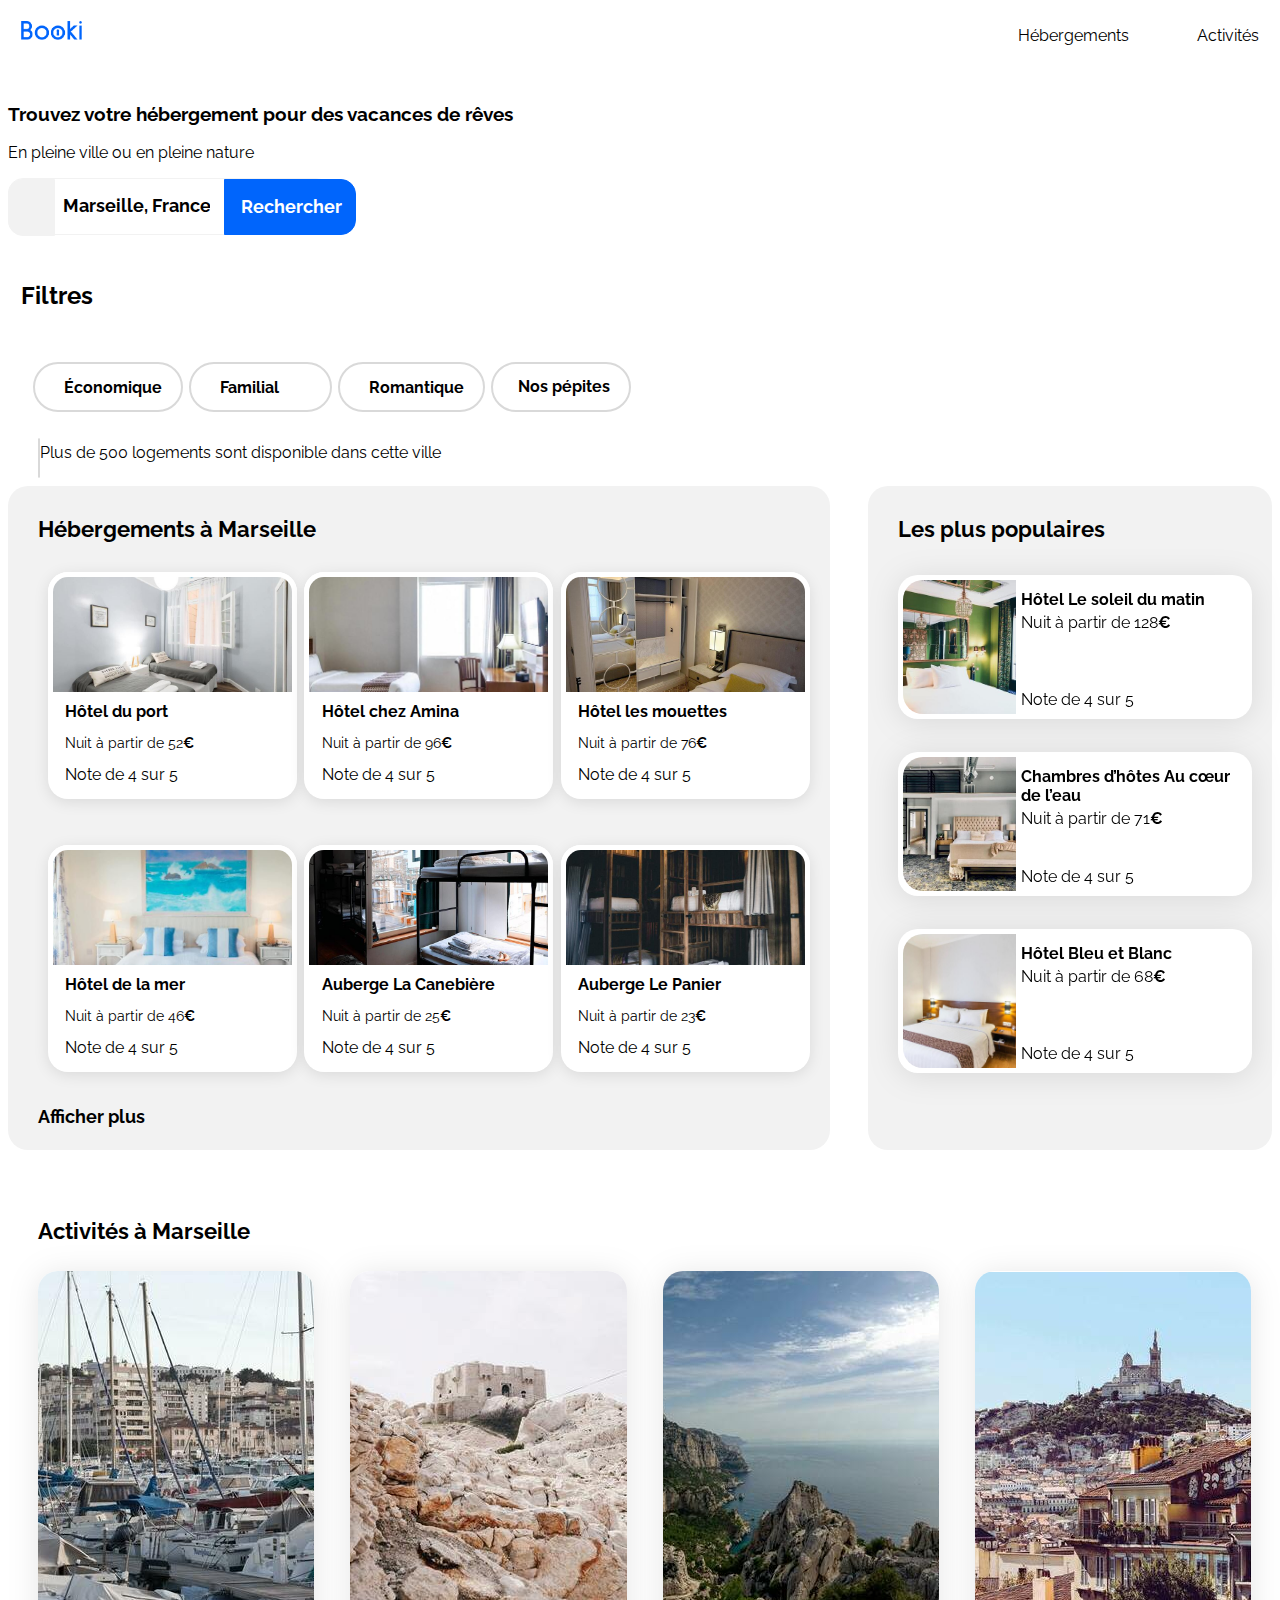
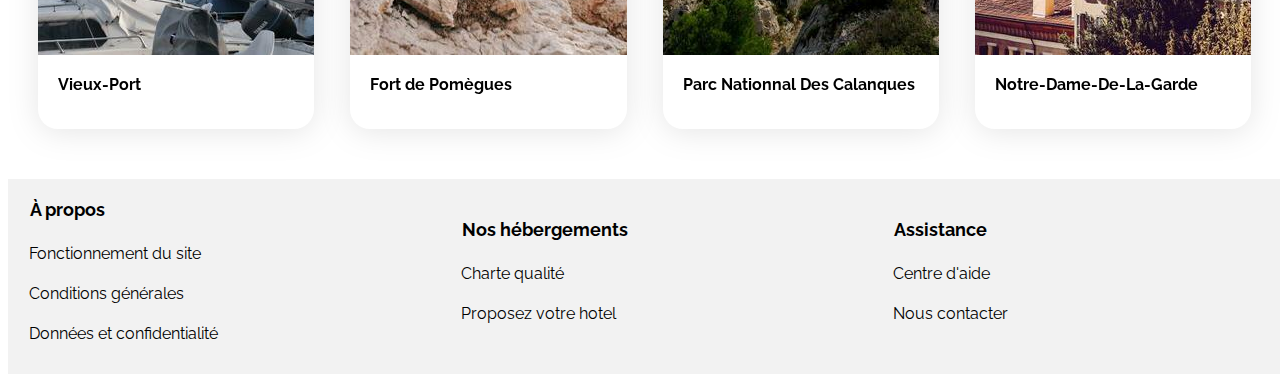
<file: brouillon/booki-starter-code-master/booki-starter-code-master/index.html>
<!DOCTYPE html>
<html lang="fr">

<head>
    <meta charset="UTF-8">
    <meta name="viewport" content="width=device-width, initial-scale=1.0">
    <title>Booki</title>
    <link rel="preconnect" href="https://fonts.googleapis.com">
    <link rel="preconnect" href="https://fonts.gstatic.com" crossorigin>
    <link href="https://fonts.googleapis.com/css2?family=Raleway:wght@400;500;700&display=swap" rel="stylesheet">
    <link rel="stylesheet" href="https://cdnjs.cloudflare.com/ajax/libs/font-awesome/6.2.1/css/all.min.css"
        integrity="sha512-MV7K8+y+gLIBoVD59lQIYicR65iaqukzvf/nwasF0nqhPay5w/9lJmVM2hMDcnK1OnMGCdVK+iQrJ7lzPJQd1w=="
        crossorigin="anonymous" referrerpolicy="no-referrer">
    <link rel="stylesheet" href="./css/style.css">
</head>

<body>
    <div class="main-container">
        <header>
            <div class="autolayout">
                <img class="booki" src="./images/logo/Booki.png"
                    alt="logo de l'entreprise Booki, qui propose des hébergements et activité">
           
                </div>
            <nav>
                <ul class="buttons">
                    <li class="buttons-header"><a href="#Hebergements">Hébergements</a></li>
                    <li class="buttons-header"><a href="#Activites">Activités</a></li>
                </ul>
            </nav>
        </header>
        <main>
            <section class="search-section">
                <h1 class="titlefind">Trouvez votre hébergement pour des vacances de rêves</h1>
                <p class="and-square">En pleine ville ou en pleine nature</p>
                <form class="search-bar" method="get">
                    <fieldset class="formular">
                        <label class="local"><i class="fa-solid fa-location-dot vector"></i></label>
                        <input class="text-search" type="text" name="Rechercher" value="Marseille, France" size="30"
                            maxlength="20">
                        <input class="search-button-desktop" type="submit" value="Rechercher">
                    </fieldset>
                    <button><i class="fa-solid fa-magnifying-glass"></i></button>
                </form>

                <h2 class="title-filters">Filtres</h2>
                <div class="filters">
                    <div class="filters-buttons">
                        <p class="buttons-decoration-eco buttons-decoration"><i class="fa-solid fa-money-bill-wave"></i>
                            Économique</p>
                        <p class="buttons-decoration-family buttons-decoration"><i class="fa-solid fa-person"></i>
                            Familial</p>
                        <p class="buttons-decoration-romantic buttons-decoration"><i class="fa-solid fa-heart"></i>
                            Romantique</p>
                        <p class="buttons-decoration-journey buttons-decoration"><i class="fa-solid fa-fire"></i> Nos
                            pépites </p>
                    </div>

                </div>
                <p class="plus"><i class="fa-solid fa-info icon-info"></i> Plus de 500 logements sont disponible
                    dans cette ville</p>
            </section>
            <div class="accomodations-and-popular" >
                <section class="accomodations" id="Hebergements">
                    <div class="popular-title">
                        <h2 class="section-title">Hébergements à Marseille</h2>
                    </div>
                    <div class="marseille-cards">
                        <article class="cardmarseille "><a class="card-link" href="#">
                                <div class="img-content">
                                    <img src="./images/hebergements/fred-kleber.jpg"
                                        alt="Image de la chambre de l'hotel du port avec un lit">
                                </div>
                                <div class="card-content text-link">
                                    <div class="card-txt-marseille card-title-marseille">
                                        <h3 class="card-title-marseille hotel-port">Hôtel du port</h3>
                                        <p class="card-subtitle text-prix">Nuit à partir de 52<span
                                                class="euro">€</span>
                                        </p>
                                    </div>
                                    <div class="card-rating">
                                        <i class="fa-xs fa-solid fa-star" aria-hidden="true"></i>
                                        <i class="fa-xs fa-solid fa-star" aria-hidden="true"></i>
                                        <i class="fa-xs fa-solid fa-star" aria-hidden="true"></i>
                                        <i class="fa-xs fa-solid fa-star" aria-hidden="true"></i>
                                        <i class="fa-xs fa-solid fa-star neutral-star star-five" aria-hidden="true"></i>
                                        <span class="sr-only">Note de 4 sur 5</span>
                                    </div>
                                </div>
                            </a></article>
                        <article class="cardmarseille"><a class="card-link" href="#">
                                <div class="img-content">
                                    <img src="./images/hebergements/febrian-zakaria.jpg"
                                        alt="Image de la chambre de l'hotel chez Amina avec un lit, une télé et un bureau avec chaise">
                                </div>
                                <div class="card-content text-link">
                                    <div class="card-txt-marseille card-title-marseille">
                                        <h3 class="card-title-marseille hotel-port">Hôtel chez Amina</h3>
                                        <p class="card-subtitle text-prix">Nuit à partir de 96<span
                                                class="euro">€</span>
                                        </p>
                                    </div>
                                    <div class="card-rating">
                                        <i class="fa-xs fa-solid fa-star" aria-hidden="true"></i>
                                        <i class="fa-xs fa-solid fa-star" aria-hidden="true"></i>
                                        <i class="fa-xs fa-solid fa-star" aria-hidden="true"></i>
                                        <i class="fa-xs fa-solid fa-star" aria-hidden="true"></i>
                                        <i class="fa-xs fa-solid fa-star neutral-star star-five" aria-hidden="true"></i>
                                        <span class="sr-only">Note de 4 sur 5</span>
                                    </div>
                                </div>
                            </a></article>
                        <article class="cardmarseille"><a class="card-link" href="#">
                                <div class="img-content">
                                    <img src="./images/hebergements/reisetopia.jpg"
                                        alt="Image de la chambre de l'hotel les mouettes avec un lit et une armoire">
                                </div>
                                <div class="card-content text-link">
                                    <div class="card-txt-marseille card-title-marseille">
                                        <h3 class="card-title-marseille hotel-port">Hôtel les mouettes</h3>
                                        <p class="card-subtitle text-prix">Nuit à partir de 76<span
                                                class="euro">€</span>
                                        </p>
                                    </div>
                                    <div class="card-rating">
                                        <i class="fa-xs fa-solid fa-star" aria-hidden="true"></i>
                                        <i class="fa-xs fa-solid fa-star" aria-hidden="true"></i>
                                        <i class="fa-xs fa-solid fa-star" aria-hidden="true"></i>
                                        <i class="fa-xs fa-solid fa-star" aria-hidden="true"></i>
                                        <i class="fa-xs fa-solid fa-star neutral-star star-five" aria-hidden="true"></i>
                                        <span class="sr-only">Note de 4 sur 5</span>
                                    </div>
                                </div>
                            </a></article>
                        <article class="cardmarseille"><a class="card-link" href="#">
                                <div class="img-content">
                                    <img src="./images/hebergements/annie-spratt.jpg"
                                        alt="Image de la chambre de l'hotel de la mer avec un lit et un tableau">
                                </div>
                                <div class="card-content text-link">
                                    <div class="card-txt-marseille card-title-marseille">
                                        <h3 class="card-title-marseille hotel-port">Hôtel de la mer</h3>
                                        <p class="card-subtitle text-prix">Nuit à partir de 46<span
                                                class="euro">€</span>
                                        </p>
                                    </div>
                                    <div class="card-rating">
                                        <i class="fa-xs fa-solid fa-star" aria-hidden="true"></i>
                                        <i class="fa-xs fa-solid fa-star" aria-hidden="true"></i>
                                        <i class="fa-xs fa-solid fa-star" aria-hidden="true"></i>
                                        <i class="fa-xs fa-solid fa-star" aria-hidden="true"></i>
                                        <i class="fa-xs fa-solid fa-star neutral-star star-five" aria-hidden="true"></i>
                                        <span class="sr-only">Note de 4 sur 5</span>
                                    </div>
                                </div>
                            </a></article>
                        <article class="cardmarseille"><a class="card-link" href="#">
                                <div class="img-content">
                                    <img src="./images/hebergements/marcus-loke.jpg"
                                        alt="Image de la chambre de l'auberge la Caneberge avec un lit superposé">
                                </div>
                                <div class="card-content text-link">
                                    <div class="card-txt-marseille card-title-marseille">
                                        <h3 class="card-title-marseille hotel-port">Auberge La Canebière</h3>
                                        <p class="card-subtitle text-prix">Nuit à partir de 25<span
                                                class="euro">€</span>
                                        </p>
                                    </div>
                                    <div class="card-rating">
                                        <i class="fa-xs fa-solid fa-star" aria-hidden="true"></i>
                                        <i class="fa-xs fa-solid fa-star" aria-hidden="true"></i>
                                        <i class="fa-xs fa-solid fa-star" aria-hidden="true"></i>
                                        <i class="fa-xs fa-solid fa-star" aria-hidden="true"></i>
                                        <i class="fa-xs fa-solid fa-star neutral-star star-five" aria-hidden="true"></i>
                                        <span class="sr-only">Note de 4 sur 5</span>
                                    </div>
                                </div>
                            </a></article>
                        <article class="cardmarseille"><a class="card-link" href="#">
                                <div class="img-content">
                                    <img src="./images/hebergements/nicate-lee.jpg"
                                        alt="Image de la chambre de l'auberge le Panier avec des lits superposés en bois">
                                </div>
                                <div class="card-content text-link">
                                    <div class="card-txt-marseille card-title-marseille">
                                        <h3 class="card-title-marseille hotel-port">Auberge Le Panier</h3>
                                        <p class="card-subtitle text-prix">Nuit à partir de 23<span
                                                class="euro">€</span>
                                        </p>
                                    </div>
                                    <div class="card-rating">
                                        <i class="fa-xs fa-solid fa-star" aria-hidden="true"></i>
                                        <i class="fa-xs fa-solid fa-star" aria-hidden="true"></i>
                                        <i class="fa-xs fa-solid fa-star" aria-hidden="true"></i>
                                        <i class="fa-xs fa-solid fa-star" aria-hidden="true"></i>
                                        <i class="fa-xs fa-solid fa-star neutral-star star-five" aria-hidden="true"></i>
                                        <span class="sr-only">Note de 4 sur 5</span>
                                    </div>
                                </div>
                            </a></article>
                        <h3 class="show-more">Afficher plus</h3>
                    </div>
                </section>

                <section class="popular">
                    <div class="popular-title">
                        <h2 class="section-title">Les plus populaires</h2>
                        <i class="fa-solid fa-chart-line" aria-hidden="true"></i>
                    </div>
                    <div class="popular-cards">
                        <article><a class="card card-link" href="#">
                                <img src="./images/hebergements/emile-guillemot.jpg"
                                    alt="Image de la chambre d'hôtel montrant un lit">
                                <div class="card-content">
                                    <div class="card-txt">
                                        <h3 class="card-title">Hôtel Le soleil du matin</h3>
                                        <p class="card-subtitle">Nuit à partir de 128<span class="euro">€</span></p>
                                    </div>
                                    <div class="card-rating">
                                        <i class="fa-xs fa-solid fa-star" aria-hidden="true"></i>
                                        <i class="fa-xs fa-solid fa-star" aria-hidden="true"></i>
                                        <i class="fa-xs fa-solid fa-star" aria-hidden="true"></i>
                                        <i class="fa-xs fa-solid fa-star" aria-hidden="true"></i>
                                        <i class="fa-xs fa-solid fa-star neutral-star star-five" aria-hidden="true"></i>
                                        <span class="sr-only">Note de 4 sur 5</span>
                                    </div>
                                </div>
                            </a></article>
                        <article><a class="card card-link" href="#">
                                <img src="./images/hebergements/aw-creative.jpg"
                                    alt="Image de la chambre d'hôtel montrant un lit">
                                <div class="card-content">
                                    <div class="card-txt">
                                        <h3 class="card-title">Chambres d’hôtes Au cœur de l’eau</h3>
                                        <p class="card-subtitle">Nuit à partir de 71<span class="euro">€</span></p>
                                    </div>
                                    <div class="card-rating">
                                        <i class="fa-xs fa-solid fa-star" aria-hidden="true"></i>
                                        <i class="fa-xs fa-solid fa-star" aria-hidden="true"></i>
                                        <i class="fa-xs fa-solid fa-star" aria-hidden="true"></i>
                                        <i class="fa-xs fa-solid fa-star" aria-hidden="true"></i>
                                        <i class="fa-xs fa-solid fa-star neutral-star star-five" aria-hidden="true"></i>
                                        <span class="sr-only">Note de 4 sur 5</span>
                                    </div>
                                </div>
                            </a></article>
                        <article><a class="card card-link" href="#">
                                <img src="./images/hebergements/febrian-zakaria2.jpg"
                                    alt="Image de la chambre d'hôtel montrant un lit">
                                <div class="card-content">
                                    <div class="card-txt">
                                        <h3 class="card-title">Hôtel Bleu et Blanc</h3>
                                        <p class="card-subtitle">Nuit à partir de 68<span class="euro">€</span></p>
                                    </div>
                                    <div class="card-rating">
                                        <i class="fa-xs fa-solid fa-star" aria-hidden="true"></i>
                                        <i class="fa-xs fa-solid fa-star" aria-hidden="true"></i>
                                        <i class="fa-xs fa-solid fa-star" aria-hidden="true"></i>
                                        <i class="fa-xs fa-solid fa-star" aria-hidden="true"></i>
                                        <i class="fa-xs fa-solid fa-star neutral-star star-five" aria-hidden="true"></i>
                                        <span class="sr-only">Note de 4 sur 5</span>
                                    </div>
                                </div>
                            </a></article>
                    </div>
                </section>
            </div>
            <div>
                <section class="activities" id="Activites">
                    <div class="popular-title">
                        <h2 class="title-activities">Activités à Marseille</h2>
                    </div>
                    <div class="card-direction">
                        <article class="activities-card">
                            <div class="img-activities">
                                <img src="./images/activites/reno-laithienne.jpg"
                                    alt=" photo du vieu port de Marseille">
                            </div>
                            <h3 class="title-card">Vieux-Port</h3>
                        </article>
                        <article class="activities-card">
                            <div class="img-activities">
                                <img src="./images/activites/paul-hermann.jpg" alt=" photo du fort de Pomègues">
                            </div>
                            <h3 class="title-card">Fort de Pomègues</h3>
                        </article>
                        <article class="activities-card">
                            <div class="img-activities">
                                <img src="./images/activites/kilyan-sockalingum.jpg"
                                    alt=" photo du parc nationnal des Calanques">
                            </div>
                            <h3 class="title-card">Parc Nationnal Des Calanques</h3>
                        </article>
                        <article class="activities-card">
                            <div class="img-activities">
                                <img src="./images/activites/florian-wehde.jpg"
                                    alt=" photo de la cathédrale Notre-Dame-De-La-Garde">
                            </div>
                            <h3 class="title-card">Notre-Dame-De-La-Garde</h3>
                        </article>
                    </div>
                </section>
            </div>
        </main>
        <footer>
            <div class="footer-layout">
                <article class="footer-block">
                    <h3 class="footer-title">À propos</h3>
                    <ul>
                        <li><a class="footer-link" href="#"> Fonctionnement du site</a></li>
                        <li><a class="footer-link" href="#"> Conditions générales</a></li>
                        <li><a class="footer-link" href="#"> Données et confidentialité</a></li>
                    </ul>
                </article>
                <article class="footer-block">
                    <h3 class="footer-title">Nos hébergements</h3>
                    <ul>
                        <li><a class="footer-link" href="#"> Charte qualité</a></li>
                        <li><a class="footer-link" href="#"> Proposez votre hotel</a></li>
                    </ul>
                </article>
                <article class="footer-block">
                    <h3 class="footer-title">Assistance</h3>
                    <ul>
                        <li><a class="footer-link" href="#"> Centre d'aide</a></li>
                        <li><a class="footer-link" href="#"> Nous contacter</a></li>
                    </ul>
                </article>
            </div>
        </footer>
    </div>
</body>

</html>
</file>
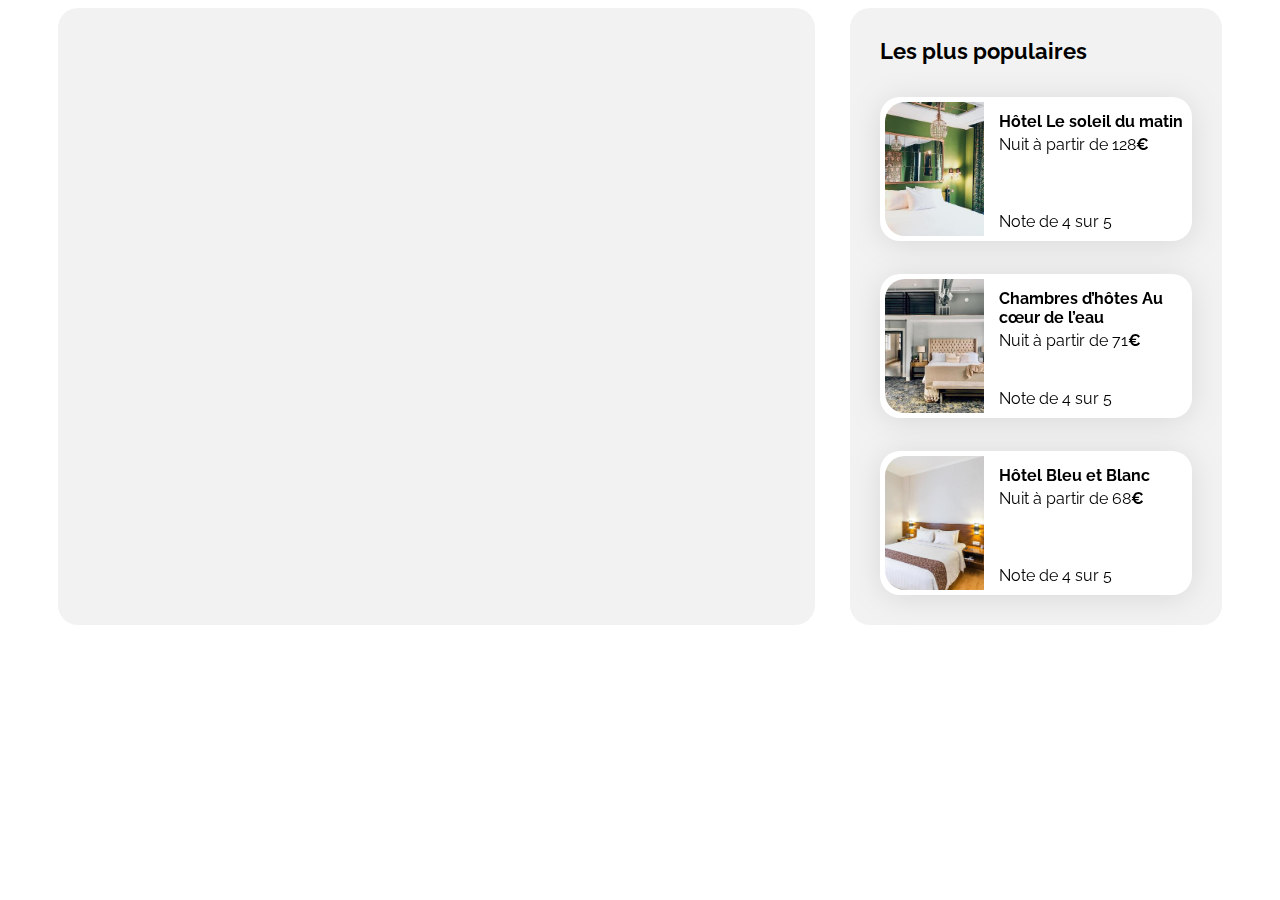
<file: code donné par le cours/booki-starter-code-master/booki-starter-code-master/index.html>
<!DOCTYPE html>
<html lang="fr">

<head>
    <meta charset="UTF-8">
    <meta name="viewport" content="width=device-width, initial-scale=1.0">
    <title>Booki</title>
    <link rel="preconnect" href="https://fonts.googleapis.com">
    <link rel="preconnect" href="https://fonts.gstatic.com" crossorigin>
    <link href="https://fonts.googleapis.com/css2?family=Raleway:wght@400;500;700&display=swap" rel="stylesheet">
    <link rel="stylesheet" href="https://cdnjs.cloudflare.com/ajax/libs/font-awesome/6.2.1/css/all.min.css"
        integrity="sha512-MV7K8+y+gLIBoVD59lQIYicR65iaqukzvf/nwasF0nqhPay5w/9lJmVM2hMDcnK1OnMGCdVK+iQrJ7lzPJQd1w=="
        crossorigin="anonymous" referrerpolicy="no-referrer" />
    <link rel="stylesheet" href="./css/style.css">
</head>

<body>
    <div class="main-container">
        <header></header>
        <main>
            <div class="hebergements-and-populaires">
                <section class="hebergements">

                </section>
                <section class="populaires">
                    <div class="populaires-title">
                        <h2 class="section-title">Les plus populaires</h2>
                        <i class="fa-solid fa-chart-line" aria-hidden="true"></i>
                    </div>
                    <div class="populaires-cards">
                        <article class="card">
                            <img src="./images/hebergements/emile-guillemot.jpg" alt="Image de la chambre d'hôtel montrant un lit">
                            <div class="card-content">
                                <div class="card-txt">
                                    <h3 class="card-title">Hôtel Le soleil du matin</h3>
                                    <p class="card-subtitle">Nuit à partir de 128<span class="euro">€</span></p>
                                </div>
                                <div class="card-rating">
                                    <i class="fa-xs fa-solid fa-star" aria-hidden="true"></i>
                                    <i class="fa-xs fa-solid fa-star" aria-hidden="true"></i>
                                    <i class="fa-xs fa-solid fa-star" aria-hidden="true"></i>
                                    <i class="fa-xs fa-solid fa-star" aria-hidden="true"></i>
                                    <i class="fa-xs fa-solid fa-star neutral-star" aria-hidden="true"></i>
                                    <span class="sr-only">Note de 4 sur 5</span>
                                </div>
                            </div>
                        </article>
                        <article class="card">
                            <img src="./images/hebergements/aw-creative.jpg" alt="Image de la chambre d'hôtel montrant un lit">
                            <div class="card-content">
                                <div class="card-txt">
                                    <h3 class="card-title">Chambres d’hôtes Au cœur de l’eau</h3>
                                    <p class="card-subtitle">Nuit à partir de 71<span class="euro">€</span></p>
                                </div>
                                <div class="card-rating">
                                    <i class="fa-xs fa-solid fa-star" aria-hidden="true"></i>
                                    <i class="fa-xs fa-solid fa-star" aria-hidden="true"></i>
                                    <i class="fa-xs fa-solid fa-star" aria-hidden="true"></i>
                                    <i class="fa-xs fa-solid fa-star" aria-hidden="true"></i>
                                    <i class="fa-xs fa-solid fa-star neutral-star" aria-hidden="true"></i>
                                    <span class="sr-only">Note de 4 sur 5</span>
                                </div>
                            </div>
                        </article>
                        <article class="card">
                            <img src="./images/hebergements/febrian-zakaria2.jpg" alt="Image de la chambre d'hôtel montrant un lit">
                            <div class="card-content">
                                <div class="card-txt">
                                    <h3 class="card-title">Hôtel Bleu et Blanc</h3>
                                    <p class="card-subtitle">Nuit à partir de 68<span class="euro">€</span></p>
                                </div>
                                <div class="card-rating">
                                    <i class="fa-xs fa-solid fa-star" aria-hidden="true"></i>
                                    <i class="fa-xs fa-solid fa-star" aria-hidden="true"></i>
                                    <i class="fa-xs fa-solid fa-star" aria-hidden="true"></i>
                                    <i class="fa-xs fa-solid fa-star" aria-hidden="true"></i>
                                    <i class="fa-xs fa-solid fa-star neutral-star" aria-hidden="true"></i>
                                    <span class="sr-only">Note de 4 sur 5</span>
                                </div>
                            </div>
                        </article>
                    </div>
                </section>
            </div>
        </main>
        <footer></footer>
    </div>
</body>

</html>
</file>
<file: brouillon/booki-starter-code-master/booki-starter-code-master/css/style.css>
/****** General ***********/
* {
    font-family: 'Raleway', sans-serif;
}

:root {
    --main-color: #0065FC;
    --main-bg-color: #F2F2F2;
    --filter-bg-color: #DEEBFF;
    --card-color: white;
    --text-color: black;
    --divers-color: #FFFFFF;
    --color-other: #d9d9d9;
}

.fa-solid {
    color: var(--main-color);
}

body {
    display: flex;
    justify-content: center;
}

.main-container {
    width: 100%;
    max-width: 1440px;
    box-sizing: border-box;
}

.section-title {
    margin: 0;
    font-size: 22px;
}

.card {
    background-color: var(--card-color);
    border-radius: 20px;
    padding: 5px;
    filter: drop-shadow(0px 3px 15px rgba(0, 0, 0, 0.1));
}

.card img {
    object-fit: cover;
}

.card-title {
    font-size: 16px;
}

.euro {
    font-weight: 700;
}

.neutralStar {
    color: var(--main-bg-color)
}


/* Desktop version pc */

/*header*/
header {
    height: 80px;
}

/* Inside auto layout */
.autolayout {
    order: 0;
    align-self: stretch;
    flex-grow: 0;
}

/* Booki */
.booki {
    float: left;
    width: 100%;
    max-width: 61.09px;
    padding-left: 1%;
    padding-top: 1%;
}



/*navigation/menu/Auto layout menu*/
nav {
    display: flex;
    flex-direction: column;
    align-items: center;
    padding: 0% 1%;
    gap: 68px;

}

/*boutons hébergements et activités*/
.buttons {
    display: flex;
    flex-direction: row;
    justify-content: flex-end;
    gap: 68px;
    width: 100%;
    /* Inside auto layout */
    flex: none;
    order: 0;
    flex-grow: 0;

}

.buttons-header {
    text-decoration: none;
    padding-top: 13px;
}

.buttons-header a {
    text-decoration: none;
    color: var(--text-color);
    padding-top: 23px;
}

.buttons-header a:hover {
    color: var(--main-color);
    border-top: var(--main-color) solid 3.2px;
    margin: auto;
}


/*corps et sections du site*/
/*main*/
/*Headline*/
/* Trouvez votre hébergement pour des vacances de rêve */

/* Title/Section */
.titlefind {
    font-style: normal;
    font-weight: 700;
    font-size: 1.2em;
    line-height: 26px;
    /* identical to box height */
    color: var(--text-color);

}

/* En plein centre-ville ou en pleine nature */
.and-square {
    height: 19px;
    font-style: normal;
    font-weight: 400;
    font-size: 16px;
    line-height: 19px;
}

/*barre de recherche et filtres*/
/* Search-bar */
.search-bar {
    /* Auto layout */
    display: flex;
    flex-direction: row;
    align-items: center;
    padding: 0px;
    padding-right: 1px;
    gap: 24px;
    max-width: 320px;
    width: 100%;
    height: 100%;
    left: 0px;

    /* White */
    background: var(--divers-color);
    border: 1px solid var(--main-bg-color);
    border-radius: 15px;

}

/*Grey localisation*/
.local {
    position: absolute;
    max-width: 45px;
    width: 100%;
    height: 99%;
    left: -3px;
    top: 0px;
    background: var(--main-bg-color);
    border: 1px solid var(--main-bg-color);
    border-radius: 15px 0px 0px 15px;
    margin: auto;
}

/*formulaire*/
.formular {
    border: none;
    position: relative;
    height: 40px;
    padding-left: 50px;
}

/*vector*/
.vector {
    position: absolute;
    width: 100%;
    max-width: 14px;
    height: 28px;
    left: 18px;
    top: 16px;
    color: var(--text-color);
    margin: auto;
}

/*texte de recherche*/
.text-search {
    /* Marseille, France */
    max-width: 147px;
    width: 100%;
    height: 100%;
    font-style: normal;
    font-weight: 700;
    font-size: 18px;
    line-height: 21px;
    text-align: left;
    border: none;

    /* Black */
    color: var(--text-color);
}

/*bouton rechercher desktop*/
.search-button-desktop {
    /* Button/Search/Desktop */
    /* Auto layout */
    display: flex;
    flex-direction: row;
    align-items: center;
    padding: 15px 16px;
    gap: 10px;
    position: absolute;
    width: 100%;
    max-width: 132px;
    height: 101%;
    right: -132px;
    top: 0px;

    /* Blue */
    background: var(--main-color);
    /* Blue */
    border: 1px solid var(--main-color);
    border-radius: 0px 15px 15px 0px;
    color: var(--card-color);
    text-align: center;
    font-weight: bold;
    font-size: 1.2em;
    /*search*/

    font-style: normal;
    font-weight: 700;
    font-size: 18px;
    line-height: 21px;
    text-align: center;
    /* White */
    color: var(--divers-color);

}

/*bouton loupe invisible*/
@media screen and (min-width: 767.98px) {
    .fa-magnifying-glass {
        display: none;
        border: none;
    }
}



/*filtres*/

.title-filters {
    display: flex;
    padding-top: 2%;
    padding-left: 1%;
}

.filters {
    /* FilterBar */
    /* Auto layout */
    display: grid;
    grid-template-columns: repeat(1, 1fr);
    padding: 9px;
    padding-top: 16px;
    padding-bottom: 5px;
    gap: 3%;
    justify-content: space-between;
    width: 50%;
    margin-top: 6px;
    margin-bottom: 1px;
    /* Inside auto layout */


}

/*filters buttons*/
.filters-buttons {
    display: grid;
    grid-template-columns: repeat(4, 1fr);
    align-items: flex-start;
    margin: auto;
    gap: 1%;

}

/*buttons decoration*/
/* Filter economique */
.buttons-decoration-eco {
    box-sizing: border-box;

    /* Auto layout */
    display: flex;
    flex-direction: row;
    align-items: center;
    padding: 4px 19px 3px 19px;
    gap: 10px;
    height: 50px;
    font-weight: bold;

    /* Grey/Tint2 */
    border: 2px solid var(--color-other);
    border-radius: 25px;

    /* Inside auto layout */
    order: 1;
    flex-grow: 0;
}

/*filter familial*/
.buttons-decoration-family {
    /* Filter */
    box-sizing: border-box;

    /* Auto layout */
    display: flex;
    flex-direction: row;
    align-items: center;
    padding: 4px 19px 2px 19px;
    gap: 10px;
    height: 50px;
    font-weight: bold;

    /* Grey/Tint2 */
    border: 2px solid var(--color-other);
    border-radius: 25px;

    /* Inside auto layout */
    flex: none;
    order: 2;
    flex-grow: 0;
}

/*filter romantique*/
.buttons-decoration-romantic {
    /* Filter */
    box-sizing: border-box;

    /* Auto layout */
    display: flex;
    flex-direction: row;
    align-items: center;
    padding: 4px 19px 2px 19px;
    gap: 10px;
    height: 50px;
    font-weight: bold;

    /* Grey/Tint2 */
    border: 2px solid var(--color-other);
    border-radius: 25px;

    /* Inside auto layout */
    flex: none;
    order: 3;
    flex-grow: 0;
}

/*filter journey*/
.buttons-decoration-journey {
    /* Filter */
    box-sizing: border-box;

    /* Auto layout */
    display: flex;
    flex-direction: row;
    align-items: center;
    padding: 4px 19px 4px 15px;
    gap: 10px;
    height: 50px;
    border: 2px solid var(--color-other);
    border-radius: 25px;
    font-weight: bold;
    width: max-content;

    /* Inside auto layout */
    flex: none;
    order: 4;
    flex-grow: 0;
}

/*buttons hover*/
.buttons-decoration:hover {
    /* Blue/Light */
    background: var(--filter-bg-color);
}

/*icon info*/
.icon-info {
    /* Ellipse 11 */
    box-sizing: border-box;
    width: 100%;
    max-width: 25px;
    height: 25px;
    left: 50px;
    top: 389px;

    /*vector*/
    text-align: center;
    padding-top: 3.5px;
    padding-bottom: 15.5px;


    /* Grey/Tint2 */

    border: 1px solid var(--color-other);
    border-radius: 15px;
}


/* Plus de 500 logements sont disponibles dans cette ville */
.plus {

    width: 100%;
    height: 19px;
    margin-left: 30px;
    margin-bottom: 9px;
    margin-top: 10px;
    padding-bottom: 15.5px;
    /* Information */

    font-style: normal;
    font-weight: 400;
    font-size: 16px;
    line-height: 19px;
    /* identical to box height */


    color: var(--text-color);
}


/****** Hebergements And Populaires ***********/
.accomodations-and-popular {
    display: flex;
    justify-content: space-between;
}

.accomodations-and-popular section {
    background-color: var(--main-bg-color);
    border-radius: 20px;
    padding: 30px;
    box-sizing: border-box;
}

/****** Hebergements ***********/
.accomodations {
    width: 65%;
}

/****** Populaires ***********/
.popular {
    width: 32%;
}

.popular-title {
    display: flex;
    justify-content: space-between;
    align-items: center;
}

.popular-cards .card {
    display: flex;
    margin-top: 33px;
}

.popular-cards img {
    width: 33%;
    height: 134px;
    border-top-left-radius: 20px;
    border-bottom-left-radius: 20px;
}

.card-link {
    text-decoration: none;
    color: var(--text-color);
    width: 100%;
}

.text-link {
    text-align: start;
    padding-left: 7%;
}

.popular-cards .card-content {
    width: 67%;
    padding-left: 5px;
    display: flex;
    flex-direction: column;
    justify-content: space-between;
    box-sizing: border-box;
}

.popular-cards .card-title {
    margin-top: 10px;
    margin-bottom: 4px;
}

.popular-cards .card-subtitle {
    margin: 0;
}

.popular-cards .card-rating {
    margin-bottom: 5px;
}

.marseille-cards {
    display: grid;
    grid-template-columns: repeat(3, 1fr);
    gap: 1%;

}

/*Marseille accomodations*/
.marseille-cards .cardmarseille {
    display: flex;
    flex-direction: column;
    align-items: center;
    padding: 0px 0px 15px;
    gap: 4px;
    margin: 30px 10px 10px 10px;
    width: 100%;
    max-width: 250.33px;
    background: var(--divers-color);

    /* Shadow/Card */
    box-shadow: 0px 3px 15px rgba(0, 0, 0, 0.1);
    border-radius: 20px;


}


/*Marseille-card image*/
.marseille-cards .img-content {
    overflow: hidden;
    box-sizing: border-box;
    width: 100%;
    height: 125px;

    /* White */
    border: 5px solid var(--divers-color);
    border-radius: 20px 20px 0px 0px;
    display: flex;
    align-items: center;

}

.img-content img {
    width: 100%;
    height: auto;
}

/*Text card to Marseille*/
.card-text-marseille {
    font-size: 2em;
    padding-top: 1px;
    margin-left: 0%;
    text-align: left;
}

.card-title-marseille {
    margin-top: 2px;
    margin-bottom: 10px;
    padding-left: 0%;
    margin-left: 0%;
}

/*hotel du port*/
.hotel-port {
    width: 100%;
    max-width: 220px;
    height: 19px;
    margin-top: 5px;
    margin-bottom: 2px;

    /* Card/Title */
    font-style: normal;
    font-weight: 700;
    font-size: 16px;
    line-height: 19px;

    /* identical to box height */
    color: var(--text-color);

}


/*text prix 52€*/
.text-prix {
    width: 100%;
    max-width: 220.33px;
    height: 16px;
    font-style: normal;
    font-weight: 400;
    font-size: 14px;
    line-height: 16px;
    color: var(--text-color);

    /* Inside auto layout */
    flex: none;
    order: 1;
    align-self: stretch;
    flex-grow: 0;

}

/* star five*/
.star-five {
    color: var(--main-bg-color);
}

/* Afficher plus */
.show-more {
    padding-bottom: 3px;
    margin-bottom: 1.5px;
    width: 100%;
    max-width: 811px;
    height: 21px;

    /* Title/Filter */
    font-style: normal;
    font-weight: 700;
    font-size: 18px;
    line-height: 21px;

    color: var(--text-color);


    /* Inside auto layout */
    order: 3;
    align-self: stretch;
}

/*activités à Marseille*/
/*titre activité à Marseille*/
.title-activities {
    height: 30.02px;
    /* Title/Section */
    font-style: normal;
    font-weight: 700;
    font-size: 22px;
    line-height: 26px;
    color: var(--text-color);

}


.activities {
    /* Auto layout */
    display: flex;
    flex-direction: column;
    align-items: flex-start;
    padding-top: 50px;
    padding-left: 30px;
    padding-bottom: 50px;
    padding-right: 0px;
    gap: 15%;
    width: 96%;

   
}

/*carte des activités*/
.activities-card {
    background-color: var(--card-color);
    border-radius: 20px;
    filter: drop-shadow(0px 3px 15px rgba(0, 0, 0, 0.1));
    display: flex;
    flex-direction: column;
    justify-content: flex-end;
    align-items: center;
    padding: 0px 0px 19px 0px;
    width: 100%;
    height: 439px;
    margin-top: 5px;

    /* Shadow/Card */
    filter: drop-shadow(0px 3px 15px rgba(0, 0, 0, 0.1));
    border-radius: 20px;

    /* Inside auto layout */
    overflow: hidden;
    flex: none;
    order: 0;
    flex-grow: 1;
}

/*images carte des activités*/
.img-activities img {
    border-top-left-radius: 20px;
    border-top-right-radius: 20px;
    flex: none;
    order: 0;
    align-self: stretch;
    flex-grow: 0;
}

/*titre de la carte*/
.title-card {
    height: 19px;

    /* Card/Title */
    font-style: normal;
    font-weight: 700;
    font-size: 16px;
    line-height: 19px;
    padding-left: 20px;
    /* identical to box height */
    color: var(--text-color);

    /* Inside auto layout */
    flex: none;
    order: 0;
    align-self: stretch;
    flex-grow: 0;
}

/*direction des cartes*/
.card-direction {
    display: grid;
    grid-template-columns: repeat(4, 1fr);
    gap: 3%;
}

/* Footer */

.footer-layout {
    /* Auto layout */
    display: flex;
    flex-direction: row;
    align-items: flex-start;
    padding: 5px;
    width: 100%;
    max-width: 1340px;

    /* Grey */
    background: var(--main-bg-color);

    
}

/*titres du footer à propos*/
.footer-title {
    /* À propos */
    height: 21px;

    /* Title/Filter */
    font-style: normal;
    font-weight: 700;
    font-size: 18px;
    line-height: 21px;
    color: var(--text-color);
    padding-bottom: 1px;
    padding-left: 0.5%;
    margin-bottom: 2px;
    margin-top: 15px;
    /* Inside auto layout */
    flex: none;
    order: 0;
    flex-grow: 0;
}


/* lien du footer*/
.footer-link {
    display: flex;
    flex-direction: column;
    color: var(--text-color);
    text-decoration: none;
    padding: 10px 1px;
    margin-top: 1px;
}

/*liste des liens*/
ul {
    list-style-type: none;
    padding-left: 0%;
    margin-top: 5px;
}

/*listes de liens*/
.footer-block {
    /* A propos */
    /* Auto layout */
    display: flex;
    flex-direction: column;
    align-items: flex-start;
    padding-left: 15px;
    gap: 5px;
    width: 100%;
    max-width: 33%;
    margin: auto;
    /* Inside auto layout */
    flex: none;
    order: 0;
    align-self: flex-start;
    flex-grow: 1;
}

/* Le code ci-dessous correspond à la version responsive uniquement */

/****** Media queries ***********/
/* Medium devices (tablets, less/equal than 1024px) */
@media screen and (max-width: 1024px) {
    .accomodations-and-popular {
        display: flex;
        flex-direction: column;
        width: 100%;
        padding: 3px;
    }

    .accomodations {
        width: 100%;
        margin-bottom: 5%;
    }

    .popular {
        width: 100%;
    }

    .popular-cards {
        display: flex;
        flex-direction: row;
        justify-content: space-between;
    }

    .popular-cards .card {
        width: 100%;
        justify-content: space-between;
        display: flex;

    }

    .popular-cards .popular-title {
        font-size: 13px;
    }

    .popular-cards .autolayout {
        font-size: 12px;
    }

    .card-direction {
        flex-wrap: wrap;
        flex-direction: row;
    }

    .marseille-cards {
        justify-content: space-between;
    }

    .activities-card {
        width: 100%;

    }

    .popular-cards article {
        width: 30%;
    }

    .card-direction {
        width: 100%;
    }

    .activities-card {
        width: 100%;
        height: 270px;
    }

    .img-activities {
        height: 222px;
        border-radius: 20px 20px 0px 0px;
        overflow: hidden;
        display: flex;
        align-items: center;

    }

    .img-activities img {
        height: 137%;
        object-fit: cover;
    }


}

/* Small devices (phones, less than 768px) */
@media screen and (max-width: 767.98px) {

    /* ... */

    .search-section {
        padding-left: 4%;
        padding-bottom: 4%;
    }

    .main-container {
        /* Auto layout */
        padding: 0;
        margin: auto;
        min-width: fit-content;
    }

    /*header entête mobile*/
    header {

        /* Header */
        /* Auto layout */
        display: flex;
        flex-direction: column;
        width: 100%;
        height: 200px;
        justify-content: center;

    }

    .autolayout {
        height: 70%;
        display: flex;
        position: relative;
    }

    /*booki mobile*/
    .booki {
        position: initial;
        max-width: 20%;
        margin: auto;
    }

    nav {
        padding-left: 0%;
    }


    .buttons {
        display: flex;
        flex-direction: row;
        justify-content: space-between;
        align-items: center;
        gap: initial;
        padding-left: 2%;
    }

    .buttons-header {
        color: var(--text-color);
        text-decoration: none;
        font-size: 1.2em;
        width: 50%;
        text-align: center;
        padding-bottom: 5%;

    }


    .buttons a:hover {
        width: 100%;
        border-top: none;

    }

    .buttons li:hover {

        border-bottom: var(--main-color) solid 3.2px;
        border-top: none;

    }

    .titlefind,
    .and-square {
        padding-left: 5%;
        padding-right: 5%;
        text-align: justify;
    }



    /*bouton barre de recherche*/
    .search-bar {
        max-width: 90%;
        justify-content: space-between;
        margin: auto;
    }

    .search-bar button {
        padding: 0;
        margin: 0;
    }



    /*loupe pour le bouton de recherche*/
    .fa-magnifying-glass {
        /* Button/Search/mobile */
        /* Auto layout */
        display: flex;
        flex-direction: row;
        align-items: center;
        padding: 17px 16px;
        gap: 10px;


        right: 446px;
        top: 177px;

        /* Blue */
        background: var(--main-color);
        /* Blue */
        border: 1px solid var(--main-color);
        border-radius: 0px 15px 15px 0px;

        /*search*/

        font-style: normal;
        font-weight: 700;
        font-size: 18px;
        line-height: 21px;
        text-align: center;
        /* White */
        color: var(--divers-color);


    }

    /*bouton loupe invisible*/
    .search-button-desktop {
        display: none;
        border: none;
    }

    button {
        border: none;
        background-color: var(--divers-color);
        margin: auto;
    }

    /*filtres*/
    .filters {
        display: grid;
        grid-template-columns: repeat(1, 1fr);
        width: 90%;
    }


    /*filtres*/
    .title-filters {
        display: flex;
        padding-left: 2%;
    }



    .filters-buttons {
        display: grid;
        grid-template-columns: repeat(2, 1fr);
        align-items: center;
        margin: auto;
        gap: 2%;
        width: 100%;

    }

    .buttons-decoration-eco,
    .buttons-decoration-family,
    .buttons-decoration-romantic,
    .buttons-decoration-journey {
        box-sizing: border-box;

        /* Auto layout */
        display: flex;
        flex-direction: row;
        align-items: center;
        width: 100%;
    }


    /*Hébergements et populaire*/
    /*populaires*/
    .accomodations-and-popular {
        display: flex;
        flex-direction: column-reverse;
        padding: 0;
    }


    .popular-cards {
        display: grid;
        grid-template-columns: repeat(1, 1fr);

    }

    .accomodations-and-popular section {
        border-radius: 0%;

    }

    .popular-cards article {
        width: 100%;
        margin: auto;
        justify-content: space-between;
    }

    .popular-cards img{
        width: 30%;
        height: 200px;
    }



    /*hébergements*/

    .accomodations-and-popular .accomodations {
        width: 90%;
        margin: auto;
        padding: initial;
        background-color: var(--card-color);
        padding-top: 5%;
    }

    .marseille-cards {
        display: grid;
        grid-template-columns: repeat(1, 1fr);
    }

    .marseille-cards article {
        margin: auto;
        width: 100%;
    }

    .marseille-cards .cardmarseille {
        width: initial;
        max-width: initial;
    }

    .img-content {
        object-fit: cover;
        width: 10%;
        height: 100%;
    }

    .marseille-cards .cardmarseille:nth-child(1) {
        order: 0;
    }

    .marseille-cards .cardmarseille:nth-child(2) {
        order: 5;
    }

    .marseille-cards .cardmarseille:nth-child(3) {
        order: 2;
    }

    .marseille-cards .cardmarseille:nth-child(4) {
        order: 3;
    }

    .marseille-cards .cardmarseille:nth-child(5){
        order: 1; 
    }

    .marseille-cards .cardmarseille:nth-child(6){
        order: 4;
    }

    .show-more{
        order: 6;
    }

    .marseille-cards .img-content{
        height: 200px;
    }





    /*activitées*/

    .activities {
        padding-left: 0;
        padding-right: 0;
        margin: auto;
        padding-top: 30%;
        padding-bottom: 40%;
    }

    .card-direction article {
        width: 100%;
    }


    .card-direction {
        display: grid;
        grid-template-columns: repeat(1, 1fr);
        width: 90%;
        margin: auto;
    }

    .img-activities img {
        width: 100%;
        object-fit: cover;
        overflow: hidden;
    }

    .img-activities {
        width: 100%;

    }

    /*pieds de pages*/
    .footer-layout {
        display: grid;
        grid-template-columns: repeat(1, 1fr);

    }

    .footer-block {
        display: flex;
        flex-direction: column;
        align-items: flex-start;
        padding-left: 15px;
        gap: 5px;
        width: 100%;
        max-width: 100%;
        margin: auto;
        order: 0;
        align-self: flex-start;
    }

    footer {
        max-width: 100%;
        width: 100%;
        padding-top: 1%;

    }

    .plus {
        width: initial;
        padding-left: 0%;
        padding-right: 1%;

    }






}
</file>
<file: code donné par le cours/booki-starter-code-master/booki-starter-code-master/css/style.css>
/****** General ***********/
* {
    font-family: 'Raleway', sans-serif;
}

:root {
    --main-color: #0065FC;
    --main-bg-color: #F2F2F2;
    --filter-bg-color: #DEEBFF;
}

.fa-solid {
    color: var(--main-color);
}

body {
    display: flex;
    justify-content: center;
}

.main-container {
    width: 100%;
    max-width: 1440px;
    padding: 0 50px;
    box-sizing: border-box;
}

.section-title {
    margin: 0;
    font-size: 22px;
}

.card {
    background-color: white;
    border-radius: 20px;
    padding: 5px;
    filter: drop-shadow(0px 3px 15px rgba(0, 0, 0, 0.1));
}

.card img {
    object-fit: cover;
}

.card-title {
    font-size: 16px;
}

.euro {
    font-weight: 700;
}

.neutralStar {
    color: var(--main-bg-color)
}

/****** Hebergements And Populaires ***********/
.hebergements-and-populaires {
    display: flex;
    justify-content: space-between;
}

.hebergements-and-populaires section {
    background-color: var(--main-bg-color);
    border-radius: 20px;
    padding: 30px;
    box-sizing: border-box;
}

/****** Hebergements ***********/
.hebergements {
    width: 65%;
}

/****** Populaires ***********/
.populaires {
    width: 32%;
}

.populaires-title {
    display: flex;
    justify-content: space-between;
    align-items: center;
}

.populaires-cards .card {
    display: flex;
    margin-top: 33px;
}

.populaires-cards img {
    width: 33%;
    height: 134px;
    border-top-left-radius: 20px;
    border-bottom-left-radius: 20px;
}

.populaires-cards .card-content {
    width: 67%;
    padding-left: 15px;
    display: flex;
    flex-direction: column;
    justify-content: space-between;
    box-sizing: border-box;
}

.populaires-cards .card-title {
    margin-top: 10px;
    margin-bottom: 4px;
}

.populaires-cards .card-subtitle {
    margin: 0;
}

.populaires-cards .card-rating {
    margin-bottom: 5px;
}




/* Le code ci-dessous correspond à la version responsive uniquement */

/****** Media queries ***********/
/* Medium devices (tablets, less/equal than 1024px) */
@media (max-width: 1024px) {
    .hebergements-and-populaires {
        flex-direction: column;
    }

    .hebergements {
        width: 100%;
    }

    .populaires {
        width: 100%;
        margin-top: 50px;
    }

    .populaires-cards {
        display: flex;
        flex-direction: row;
        justify-content: space-between;
    }

    .populaires-cards .card {
        width: 30%;
    }

    .populaires-cards .card-title {
        font-size: 14px;
    }

    .populaires-cards .card-subtitle {
        font-size: 13px;
    }
}

/* Small devices (phones, less than 768px) */
@media (max-width: 767.98px) {
    /* ... */
}
</file>
